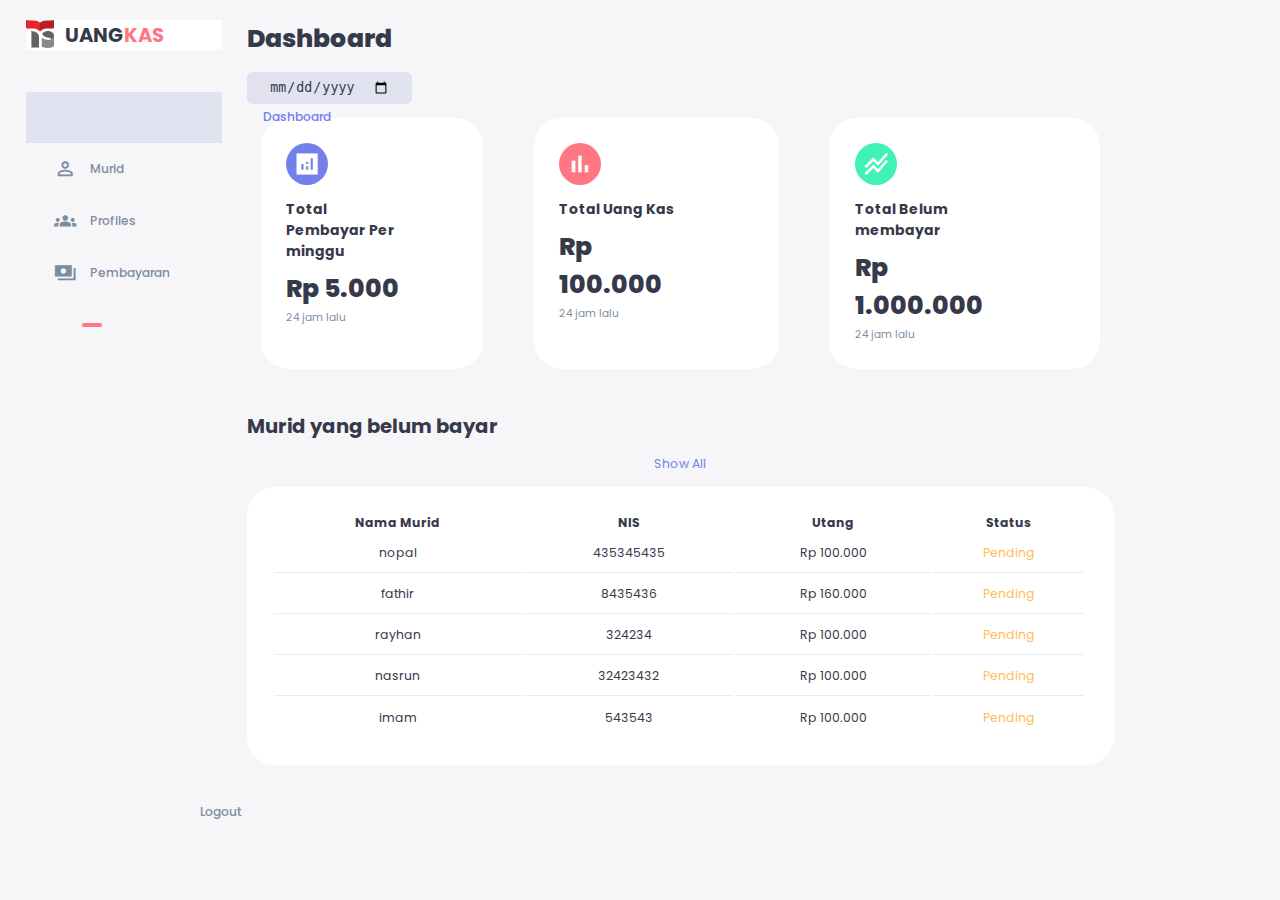
<file: IT/index.html>
<!DOCTYPE html>
<html lang="en">
<head>
    <meta charset="UTF-8">
    <meta http-equiv="X-UA-Compatible" content="IE=edge">
    <meta name="viewport" content="width=device-width, initial-scale=1.0">
    <link rel="stylesheet" href="home.css">
    <link href="https://fonts.googleapis.com/icon?family=Material+Icons+Sharp" rel="stylesheet">    
    <title>Document</title>
</head>
<body>
   <div class="container">
    <aside>
        <div class="top">
            <div class="logo">
                <img src="img/logo-telkom-schools.png" alt="">
                <h2>UANG<span class="danger">KAS</span></h2>
            </div>
            <div class="close" id="close-btn">
                <span class="material-icons-sharp">close</span>
            </div>
        </div>
        <div class="sidebar"  >
            <a href="#" class="active" >
                <span class="material-icons-sharp">grid_view</span>
                <h3>Dashboard</h3>
            </a>
            <a href="#" >
                <span class="material-icons-sharp">person_outline</span>
                <h3>Murid</h3>
            </a>
            <a href="#">
                <span class="material-icons-sharp">groups</span>
                <h3>Profiles</h3>
            </a>
            <a href="pembayaran.html">
                <span class="material-icons-sharp">payments</span>
                <h3>Pembayaran</h3>
            </a>
            <a href="#">
                <span class="material-icons-sharp"></span>
                <h3></h3>
                <span class="message-count"></span>
            </a>
            <a href="#">
                <span class="material-icons-sharp"></span>
                <h3></h3>
            </a>
            <a href="#">
                <span class="material-icons-sharp"></span>
                <h3></h3>
            </a>
            <a href="#">
                <span class="material-icons-sharp"></span>
                <h3></h3>
            </a>
            <a href="#">
                <span class="material-icons-sharp"></span>
                <h3></h3>
            </a>
            <a href="login.html">
                <span class="material-icons-sharp">logout</span>
                <h3>Logout</h3>
            </a>
        </div>
    </aside>
    <main>
        <h1>Dashboard</h1>

        <div class="date">
            <input type="date">
        </div>

        <div class="insights">
            <div class="sales">
                <span class="material-icons-sharp">analytics</span>
                <div class="middle">
                    <div class="left">
                        <h3>Total Pembayar Per minggu</h3>
                        <h1>Rp 5.000</h1>
                    </div>
                    <div class="progress">
                       
                        <div class="number">
                            
                        </div>
                    </div>
                </div>
                <small class="text-muted">24 jam lalu</small>
            </div>
            <!--END SALES-->
            <div class="expanses">
                <span class="material-icons-sharp">bar_chart</span>
                <div class="middle">
                    <div class="left">
                        <h3>Total Uang Kas</h3>
                        <h1>Rp 100.000</h1>
                    </div>
                    <div class="progress">
                        
                        <div class="number">
                            
                        </div>
                    </div>
                </div>
                <small class="text-muted">24 jam lalu</small>
            </div>
            <div class="income">
                <span class="material-icons-sharp">stacked_line_chart</span>
                <div class="middle">
                    <div class="left">
                        <h3>Total Belum membayar</h3>
                        <h1>Rp 1.000.000</h1>
                    </div>
                    <div class="progress">
                      
                        <div class="number">
                            
                        </div>
                    </div>
                </div>
                <small class="text-muted">24 jam lalu</small>
            </div>
            <!------>
        </div>

        <div class="recent-orders">
            <h2>Murid yang belum bayar</h2>
            <table>
                <thead>
                    <tr>
                        <th>Nama Murid</th>
                        <th>NIS</th>
                        <th>Utang</th>
                        <th>Status</th>
                        <th></th>
                    </tr>
                    <tbody>
                        <tr>
                            <td>nopal</td>
                            <td>435345435</td>
                            <td>Rp 100.000</td>
                            <td class="warning">Pending</td>
                            
                        </tr>
                        <tr>
                            <td>fathir</td>
                            <td>8435436</td>
                            <td>Rp 160.000</td>
                            <td class="warning">Pending</td>
                           
                        </tr>
                        <tr>
                            <td>rayhan</td>
                            <td>324234</td>
                            <td>Rp 100.000</td>
                            <td class="warning">Pending</td>
                           
                        </tr>
                        <tr>
                            <td>nasrun</td>
                            <td>32423432</td>
                            <td>Rp 100.000</td>
                            <td class="warning">Pending</td>
                           
                        </tr>
                        <tr>
                            <td>imam</td>
                            <td>543543</td>
                            <td>Rp 100.000</td>
                            <td class="warning">Pending</td>
                            
                        </tr>
                    </tbody>
                    <a href="#">Show All</a>
                </thead>
            </table>
        </div>
    </main>
   </div>
</body>
</html>
</file>
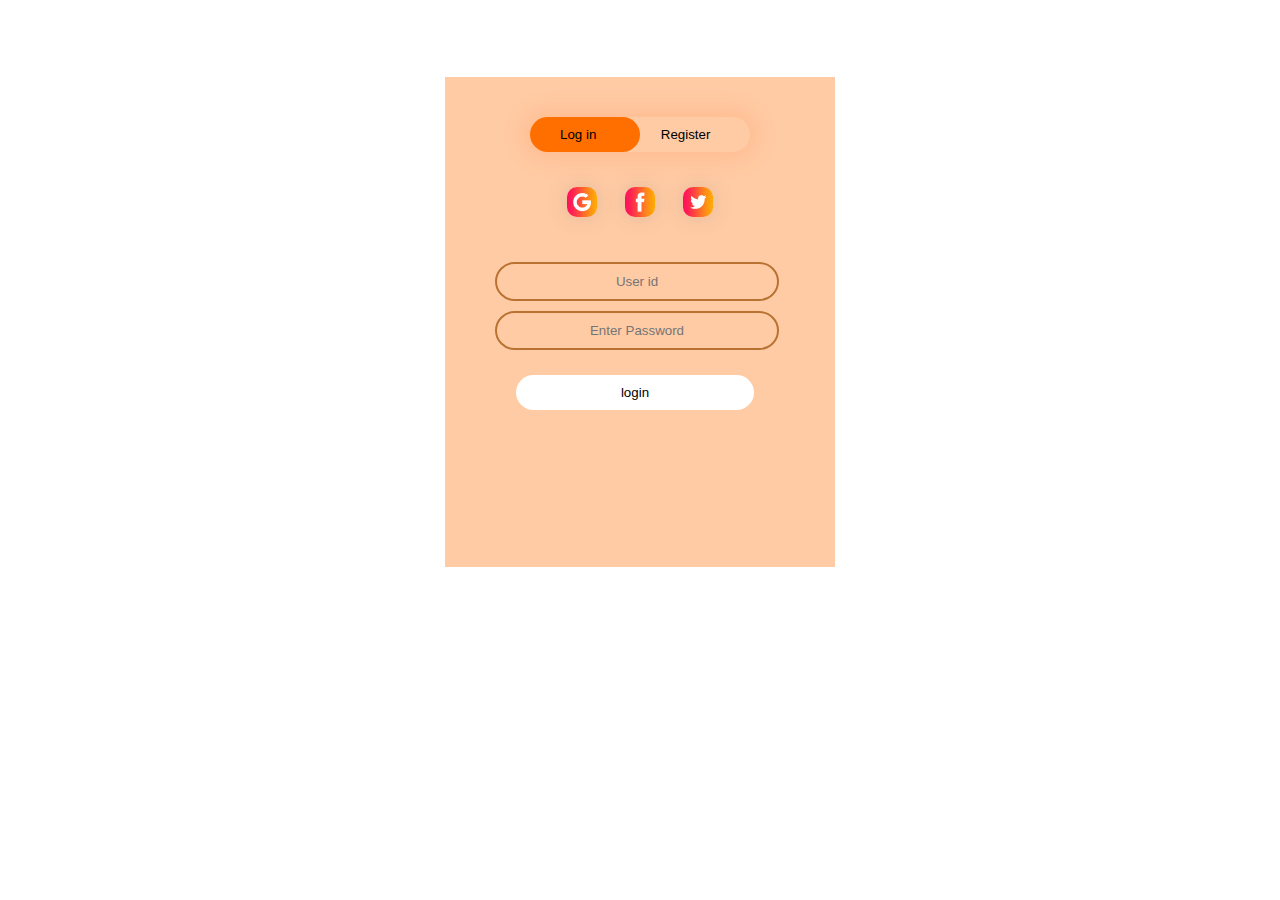
<file: IT/login.html>
<!DOCTYPE html>
<html lang="en">
<head>
    <meta charset="UTF-8">
    <meta http-equiv="X-UA-Compatible" content="IE=edge">
    <meta name="viewport" content="width=device-width, initial-scale=1.0">
    <link rel="stylesheet" href="style.css">
    <title>Document</title>
</head>
<body>
    <div class="hero">
        <div class="form-box">
            <div class="button-box">
                <div id="btn"></div>
                <button type="button" class="toggle-btn" onclick="login()" >Log in</button>
                <button type="button" class="toggle-btn" onclick="register()" >Register</button>
            </div>
             <div class="social-icons">
            <img src="img/gp.png">
            <img src="img/fb.png">
            <img src="img/tw.png">
            <form id="login" class="input-group">
                <input type="text" class="input-field" placeholder="User id" required>
                <input type="password" class="input-field" placeholder="Enter Password" required>
                <br>
                <button type="submit" class="submit-btn"><a href="index.html">login</a></button>
            </form>
            <form id="register" class="input-group">
                <input type="text" class="input-field" placeholder="User id" required>
                <input type="email" class="input-field" placeholder="Email Id" required>
                <input type="password" class="input-field" placeholder="Enter Password" required>
                
                <button type="submit" class="submit-btn"><a href="index.html">register</a></button>
            </form>
        </div>
        </div>
    </div>
    <script>
        var x = document.getElementById("login");
        var y = document.getElementById("register");
        var z = document.getElementById("btn");

        function register(){
            x.style.left = "-400px";
            y.style.left = "50px";
            z.style.left = "110px";
        }

        function login(){
            x.style.left = "50px";
            y.style.left = "450px";
            z.style.left = "0px";
        }
    </script>

</body>
</html>
</file>
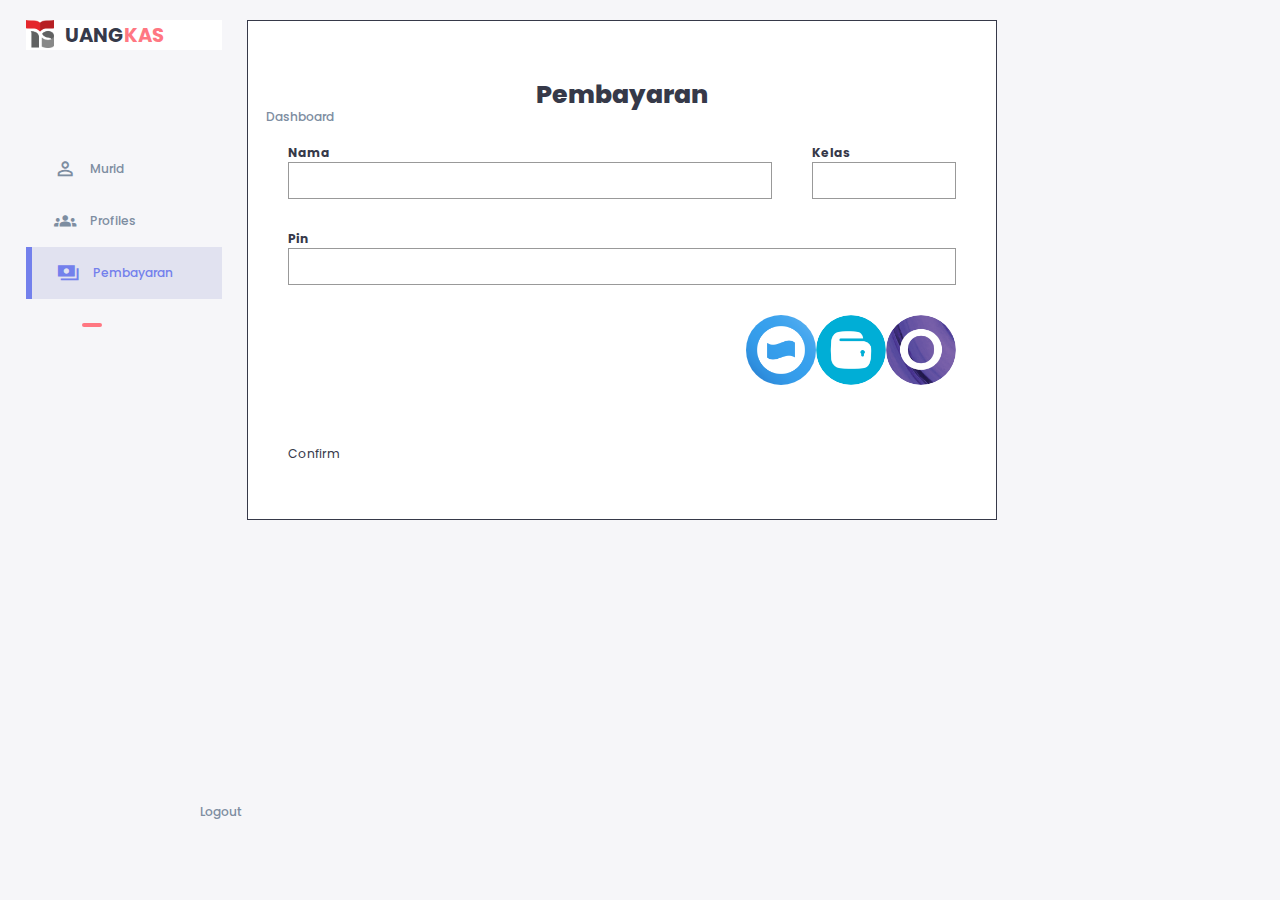
<file: IT/pembayaran.html>
<!DOCTYPE html>
<html lang="en">
<head>
    <meta charset="UTF-8">
    <meta http-equiv="X-UA-Compatible" content="IE=edge">
    <meta name="viewport" content="width=device-width, initial-scale=1.0">
    <link rel="stylesheet" href="pembayaran.css">
    <link href="https://fonts.googleapis.com/icon?family=Material+Icons+Sharp" rel="stylesheet">    
    <title>Document</title>
</head>
<body>
   <div class="container">
    <aside>
        <div class="top">
            <div class="logo">
                <img src="img/logo-telkom-schools.png" alt="">
                <h2>UANG<span class="danger">KAS</span></h2>
            </div>
            <div class="close" id="close-btn">
                <span class="material-icons-sharp">close</span>
            </div>
        </div>
        <div class="sidebar">
            <a href="index.html">
                <span class="material-icons-sharp">grid_view</span>
                <h3>Dashboard</h3>
            </a>
            <a href="#" >
                <span class="material-icons-sharp">person_outline</span>
                <h3>Murid</h3>
            </a>
            <a href="#">
                <span class="material-icons-sharp">groups</span>
                <h3>Profiles</h3>
            </a>
            <a href="pembayaran.html" class="active">
                <span class="material-icons-sharp">payments</span>
                <h3>Pembayaran</h3>
            </a>
            <a href="#">
                <span class="material-icons-sharp"></span>
                <h3></h3>
                <span class="message-count"></span>
            </a>
            <a href="#">
                <span class="material-icons-sharp"></span>
                <h3></h3>
            </a>
            <a href="#">
                <span class="material-icons-sharp"></span>
                <h3></h3>
            </a>
            <a href="#">
                <span class="material-icons-sharp"></span>
                <h3></h3>
            </a>
            <a href="#">
                <span class="material-icons-sharp"></span>
                <h3></h3>
            </a>
            <a href="login.html">
                <span class="material-icons-sharp">logout</span>
                <h3>Logout</h3>
            </a>
        </div>
    </aside>
    <main>
        <div class="container-1">
            <h1>Pembayaran</h1>
            <div class="first-row">
                <div class="owner">
                    <h3>Nama</h3>
                    <div class="input-field">
                        <input type="text">
                    </div>
                </div>
                <div class="cvv">
                    <h3>Kelas</h3>
                    <div class="input-field">
                        <input type="text">
                    </div>
                </div>
            </div>
            <div class="second-row">
                <div class="card-number">
                    <h3>Pin</h3>
                    <div class="input-field">
                        <input type="password">
                    </div>
                </div>
            </div>
            <div class="third-row">
                    <h3></h3>
                    <div class="selection">
                        <div class="date">
                         
                        </div>
                        <div class="cards">
                            <img src="img/dana.png" alt="">
                            <img src="img/gopay.png" alt="">
                            <img src="img/ovo.png" alt="">
                        </div>
                    </div>
            </div>
            <a href="">Confirm</a>
        </div>
    </main>
 </body>
</html>
</file>
<file: IT/home.css>
@import url('https://fonts.googleapis.com/css2?family=Poppins:wght@300;400;500;600;700;800&display=swap');
:root{
--color-primary: #7380ec;
--color-danger: #ff7782;
--color-success: #41f1b6;
--color-warning: #ffbb55;
--color-white: #fff;
--color-info-dark: #7d8da1;
--color-info-light: #dce1eb;
--color-dark: #363949;
--color-light: rgba(132,139,200,0.18);
--color-primary-variant: #111e88;
--color-dark-variant: #677483;
--color-background: #f6f6f9;

--card-border-radius: 2rem;
--border-radius-1: 0.4rem;
--border-radius-2: 0.8rem;
--border-radius-3: 1.2rem;

--card-padding: 1.8rem;
--padding-1: 1.2rem;

--box-shadow: 0 2rem 3rem var(var(--color-light))
}

*{
    margin: 0;
    padding: 0;
    outline: 0;
    appearance: none;
    border: 0;
    text-decoration: none;
    list-style: none;
    box-sizing: border-box;
}

html{
    font-size: 14px;
}

body{
    width: 100vw;
    height: 100vh;
    font-family: poppins, sans-serif;
    font-size: 0.88rem;
    background: var(--color-background);
    user-select: none;
    overflow-x: hidden;
    color: var(--color-dark);
}

.container{
    display: grid;
    width: 96%;
    margin: 0 auto;
    gap: 1.8rem;
    grid-template-columns: 14rem auto 23rem;
}

a{
    color: var(--color-dark);
}

img{
    display: block;
    width: 100%;
}

h1{
    font-weight: 800;
    font-size: 1.8rem;
}

h2{
    font-size: 1.4rem;
}

h3{
    font-size: 0.87rem;
}

h4{
    font-size: 0.8rem;
}

h5{
    font-size: 0.77rem;
}

small{
    font-size: 0.75rem;
}

.profile-photo{
    width: 2.8rem;
    height: 2.8rem;
    border-radius: 50%;
    overflow: hidden;
}

.text-muted{
    color: var(--color-info-dark);
}

p{
    color: var(--color-dark-variant);
}

b{
    color: var(--color-dark);
}

.primary{
    color: var(--color-primary);
}
.danger{
    color: var(--color-danger);
}
.success{
    color: var(--color-success);
}
.warning{
    color: var(--color-warning);
}


aside{
    height: 100vh;
}

aside .top{
    background: white;
    display: flex;
    align-items: center;
    justify-content: space-between;
    margin-top: 1.4rem;
}

aside .logo{
    display: flex;
    gap: 0.8rem;
}

aside .logo img{
    width: 2rem;
    height: 2rem;
}

aside .close{
    display: none;
}

/* sidebar */

aside .sidebar{
    display: flex;
    flex-direction: column;
    height: 86vh;
    position: relative;
    top: 3rem;
}

aside h3{
    font-weight: 500;
}

aside .sidebar a{
    display: flex;
    color: var(--color-info-dark);
    margin-left: 2rem;
    gap: 1rem;
    align-items: center;
    position: relative;
    height: 3.7rem;
    transition: all 300ms ease;
}

aside .sidebar a span{
    font-size: 1.6rem;
    transition: all 300ms ease;
}

aside .sidebar a:last-child{
    position: absolute;
    bottom: 2rem;
    width: 100%;
}

aside .sidebar a.active{
    background: var(--color-light);
    color: var(--color-primary);
    margin-left: 0;
}

aside .sidebar a.active::before{
    content: "";
    width: 6px;
    height: 100%;
    background: var(--color-primary);
}

aside .sidebar a.active span{
    color: var(--color-primary);
    margin-left: calc(1rem - 3px);
}

aside .sidebar a:hover{
    color: var(--color-primary);
}

aside .sidebar a:hover span{
    margin-left: 1rem;
}

aside .sidebar .message-count{
    background: var(--color-danger);
    color: var(--color-white);
    padding: 2px 10px;
    font-size: 11px;
    border-radius: var(--border-radius-1);
}

/* MAIN */

main{
    margin-top: 1.4rem;
}

main .date{
    display: inline-block;
    background: var(--color-light);
    border-radius: var(--border-radius-1);
    margin-top: 1rem;
    padding: 0.5rem 1.6rem;
}

main .date input[type="date"]{
    background: transparent;
    color: var(--color-dark);
}

main .insights{
    display: grid;
    grid-template-columns: repeat(3, 1fr);
    gap: 1.6rem;
}

main .insights > div{
    background: var(--color-white);
    padding: var(--card-padding);
    border-radius: var(--card-border-radius);
    margin: 1rem;
    box-shadow: var(--box-shadow);
    transition: all 300ms ease;
}

main .insights > div:hover{
    box-shadow: none;
}

main .insights > div span{
    background: var(--color-primary);
    padding: 0.5rem;
    border-radius: 50%;
    color: var(--color-white);
    font-size: 2rem;
}

main .insights > div.expanses span{
    background: var(--color-danger);
}

main .insights > div.income span{
    background: var(--color-success);
}

main .insights > div .middle{
    display: flex;
    align-items: center;
    justify-content: space-between;
}

main .insights h3{
    margin: 1rem 0 0.6rem;
    font-size: 1rem;
}

main .insights .progress{
    position: relative;
    width: 92px;
    height: 92px;
    border-radius: 50%;
}

main .insights svg{
    
    width: 9rem;
    height: 9rem;
}

main .insights svg circle {
    fill: none;
    stroke: var(--color-primary);
    stroke-width: 14;
    stroke-linecap: round;
    transform: translate(5px 5px);
    stroke-dasharray: 110;
    stroke-dashoffset: 92;
}

main .insights .sales svg circle{
    stroke-dashoffset: -30;
    stroke-dasharray: 200;
}

main .insights .expenses svg circle{
    stroke-dashoffset: 20;
    stroke-dasharray: 80;
}

main .insights .income svg circle{
    stroke-dashoffset: 20;
    stroke-dasharray: 80;
}


main .insights .progress .number{
    position: absolute;
    top: 0;
    left: 0;
    height: 100%;
    width: 100%;
    display: flex;
    justify-content: center;
    align-items: center;
}

/*recent orders*/

main .recent-orders{
    margin-top: 2rem;
}

main .recent-orders h2{
    margin-bottom: 0.8rem;
}

main .recent-orders table{
    background: var(--color-white);
    width: 100%;
    border-radius: var(--card-border-radius);
    padding: var(--card-padding);
    text-align: center;
    box-shadow: var(--box-shadow);
    transition: all 300ms ease;
}

main .recent-orders table:hover{
    box-shadow: none;
}

main table tbody td{
    height: 2.8rem;
    border-bottom: 1px solid var(--color-light);
}

main table tbody tr:last-child td{
    border: none;
}

main .recent-orders a{
    text-align: center;
    display: block;
    margin: 1rem auto;
    color: var(--color-primary);
}
</file>
<file: IT/style.css>
*{
    margin: 0;
    padding: 0;
    font-family: sans-serif;
}

.hero{
    height: 100%;
    width: 100%;
    background-color: #ffffff;
    background-position: cover;
    background-size: cover;
    position: absolute;

}

.form-box{
    width: 380px;
    height: 480px;
    position: relative;
    margin: 6% auto;
    background: #FFCBA4ff;
    padding: 5px;
    overflow: hidden;
}

.button-box{
    width: 220px;
    margin: 35px auto;
    position: relative;
    box-shadow: 0 0 20px 9px #ff61241f;
    border-radius: 30px;
}

.toggle-btn{
    padding: 10px 30px;
    cursor: pointer;
    background: transparent;
    border: 0;
    outline: none;
    position: relative;
}

#btn{
    top: 0;
    left: 0;
    position: absolute;
    width: 110px;
    height: 100%;
    background: #ff6f00;
    border-radius: 30px;
    transition: .5s;
}

.social-icons{
    margin: 30px auto;
    text-align: center;
}

.social-icons img{
    width: 30px;
    margin: 0 12px;
    box-shadow: 0 0 20px 0 #7f7f7f3d;
    cursor: pointer;
    border-radius: 10px;
}

.input-group{
    top: 180px;
    position: absolute;
    width: 280px;
    transition: .5s;
    
}

.input-field{
    width: 100%;
    padding: 10px 0;
    margin: 5px 0;
    border-left: 0;
    border-top: 0;
    border-right: 0;
    border-bottom: 1px solid #999;
    outline: none;
    background: transparent;
    border: 2px solid #B87333;
    border-radius: 20px;
    text-align: center;
    
}



.submit-btn{
    width: 85%;
    padding: 10px 30px;
    cursor: pointer;
    display: block;
    margin: 20px auto;
    background: #ffffff;
    border: 0;
    outline: none;
    border-radius: 30px;
}

.submit-btn a{
    color: black;
    text-decoration: none;
}

.check-box{
    margin: 30px 10px 30px 0;
}
span{
    color: #777;
    font-size: 12px;
    bottom: 68px;
    position: absolute;
}

#login{
    left: 50px;
}

#register{
    left: 450px;
}
</file>
<file: IT/pembayaran.css>
@import url('https://fonts.googleapis.com/css2?family=Poppins:wght@300;400;500;600;700;800&display=swap');
:root{
--color-primary: #7380ec;
--color-danger: #ff7782;
--color-success: #41f1b6;
--color-warning: #ffbb55;
--color-white: #fff;
--color-info-dark: #7d8da1;
--color-info-light: #dce1eb;
--color-dark: #363949;
--color-light: rgba(132,139,200,0.18);
--color-primary-variant: #111e88;
--color-dark-variant: #677483;
--color-background: #f6f6f9;

--card-border-radius: 2rem;
--border-radius-1: 0.4rem;
--border-radius-2: 0.8rem;
--border-radius-3: 1.2rem;

--card-padding: 1.8rem;
--padding-1: 1.2rem;

--box-shadow: 0 2rem 3rem var(var(--color-light))
}

*{
    margin: 0;
    padding: 0;
    outline: 0;
    appearance: none;
    border: 0;
    text-decoration: none;
    list-style: none;
    box-sizing: border-box;
}

html{
    font-size: 14px;
}

body{
    width: 100vw;
    height: 100vh;
    font-family: poppins, sans-serif;
    font-size: 0.88rem;
    background: var(--color-background);
    user-select: none;
    overflow-x: hidden;
    color: var(--color-dark);
}

.container{
    display: grid;
    width: 96%;
    margin: 0 auto;
    gap: 1.8rem;
    grid-template-columns: 14rem auto 23rem;
}

a{
    color: var(--color-dark);
}

img{
    display: block;
    width: 100%;
}

h1{
    font-weight: 800;
    font-size: 1.8rem;
}

h2{
    font-size: 1.4rem;
}

h3{
    font-size: 0.87rem;
}

h4{
    font-size: 0.8rem;
}

h5{
    font-size: 0.77rem;
}

small{
    font-size: 0.75rem;
}

.profile-photo{
    width: 2.8rem;
    height: 2.8rem;
    border-radius: 50%;
    overflow: hidden;
}

.text-muted{
    color: var(--color-info-dark);
}

p{
    color: var(--color-dark-variant);
}

b{
    color: var(--color-dark);
}

.primary{
    color: var(--color-primary);
}
.danger{
    color: var(--color-danger);
}
.success{
    color: var(--color-success);
}
.warning{
    color: var(--color-warning);
}


aside{
    height: 100vh;
}

aside .top{
    background: white;
    display: flex;
    align-items: center;
    justify-content: space-between;
    margin-top: 1.4rem;
}

aside .logo{
    display: flex;
    gap: 0.8rem;
}

aside .logo img{
    width: 2rem;
    height: 2rem;
}

aside .close{
    display: none;
}

/* sidebar */

aside .sidebar{
    display: flex;
    flex-direction: column;
    height: 86vh;
    position: relative;
    top: 3rem;
}

aside h3{
    font-weight: 500;
}

aside .sidebar a{
    display: flex;
    color: var(--color-info-dark);
    margin-left: 2rem;
    gap: 1rem;
    align-items: center;
    position: relative;
    height: 3.7rem;
    transition: all 300ms ease;
}

aside .sidebar a span{
    font-size: 1.6rem;
    transition: all 300ms ease;
}

aside .sidebar a:last-child{
    position: absolute;
    bottom: 2rem;
    width: 100%;
}

aside .sidebar a.active{
    background: var(--color-light);
    color: var(--color-primary);
    margin-left: 0;
}

aside .sidebar a.active::before{
    content: "";
    width: 6px;
    height: 100%;
    background: var(--color-primary);
}

aside .sidebar a.active span{
    color: var(--color-primary);
    margin-left: calc(1rem - 3px);
}

aside .sidebar a:hover{
    color: var(--color-primary);
}

aside .sidebar a:hover span{
    margin-left: 1rem;
}

aside .sidebar .message-count{
    background: var(--color-danger);
    color: var(--color-white);
    padding: 2px 10px;
    font-size: 11px;
    border-radius: var(--border-radius-1);
}

main{
    margin-top: 1.4rem;
}

.container-1{
    width: 750px;
    height: 500px;
    border: 1px solid;
    background-color: white;
    display: flex;
    flex-direction: column;
    padding: 40px;
    justify-content:space-around;
}

.container h1{
    text-align: center;
}

.first-row{
     display: flex;
}

.owner{
    width: 100%;
    margin-right: 40px;
}

.input-field{
    border: 1px solid #999;
}

.input-field input{
    width: 100%;
    border:none;
    outline: none;
    padding: 10px;
}

.selection{
    display: flex;
    justify-content: space-between;
    align-items: center;
}

.selection select{
    padding: 10px 20px;
}

.cards{
    display: flex;
    margin:  0 0 30px auto;
    padding: 10;
}

.cards img{
    width: 70px;
    border-radius: 50px;
}
</file>
